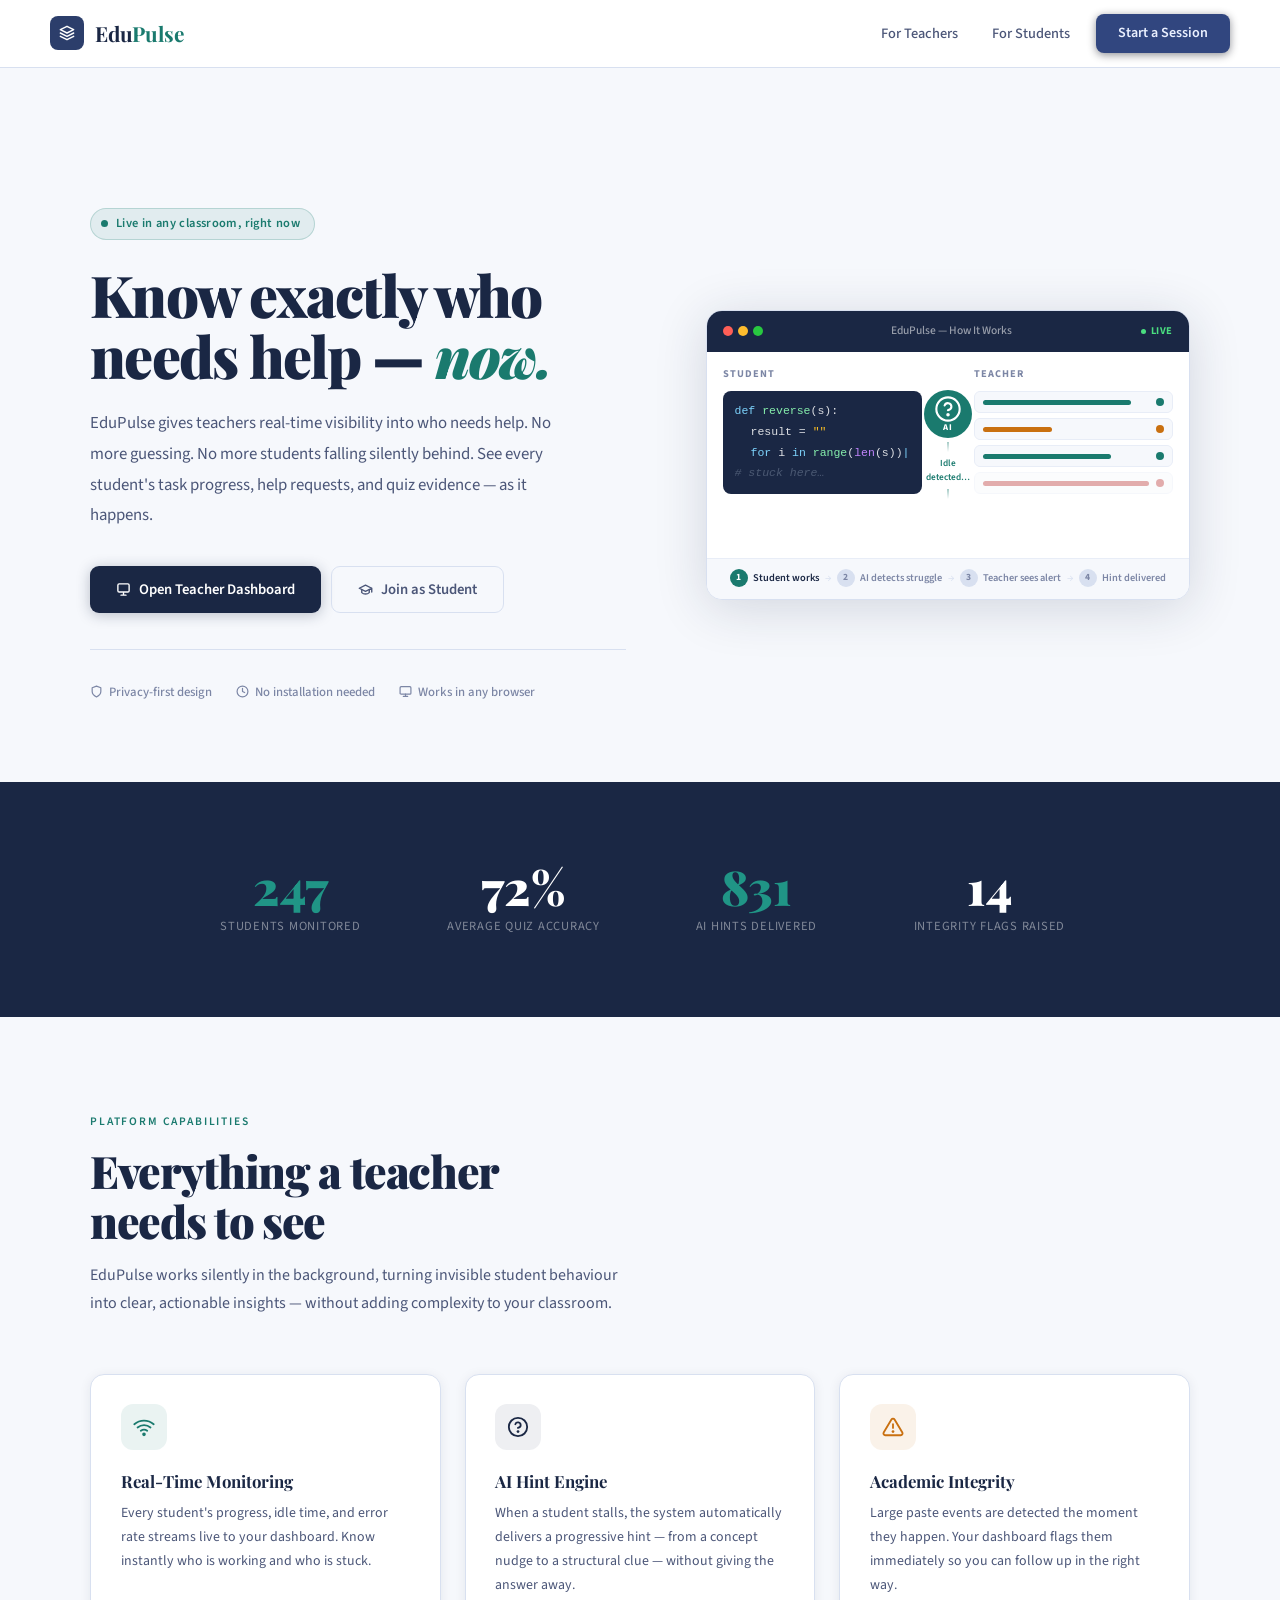
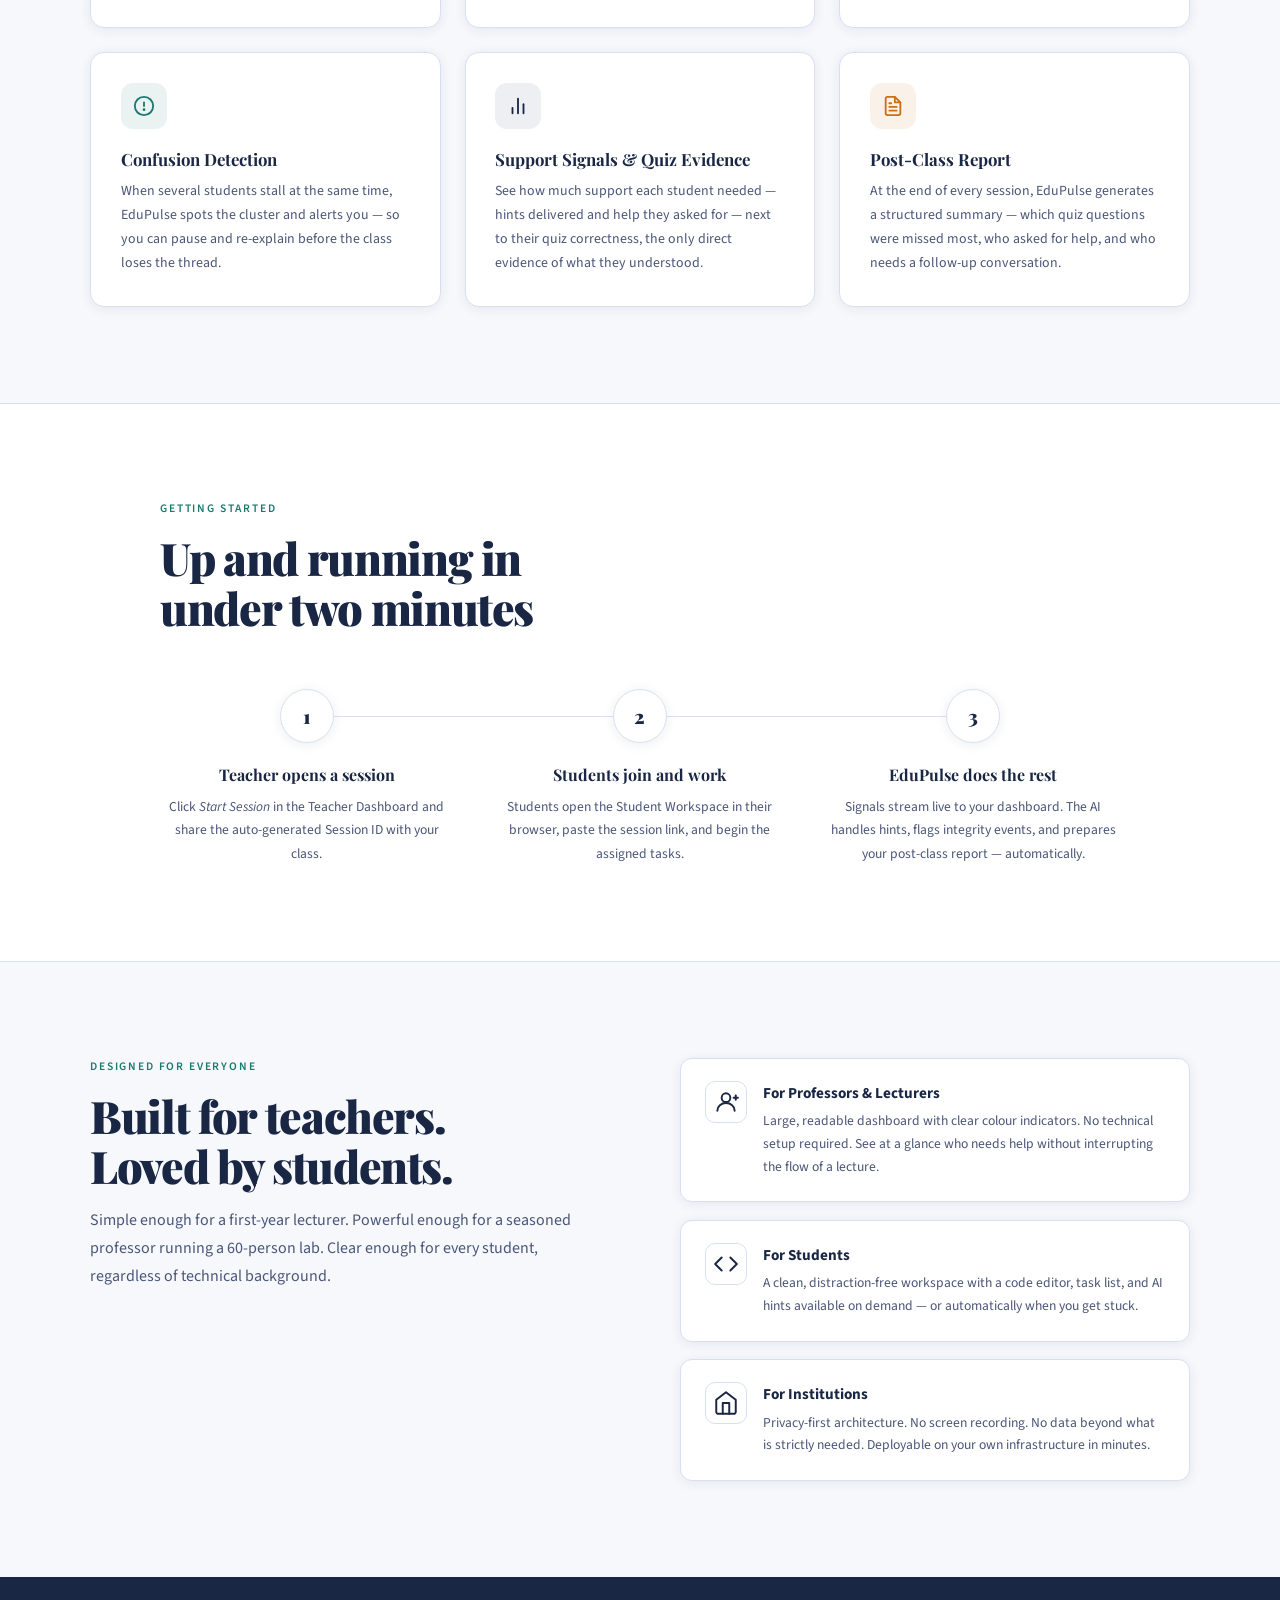
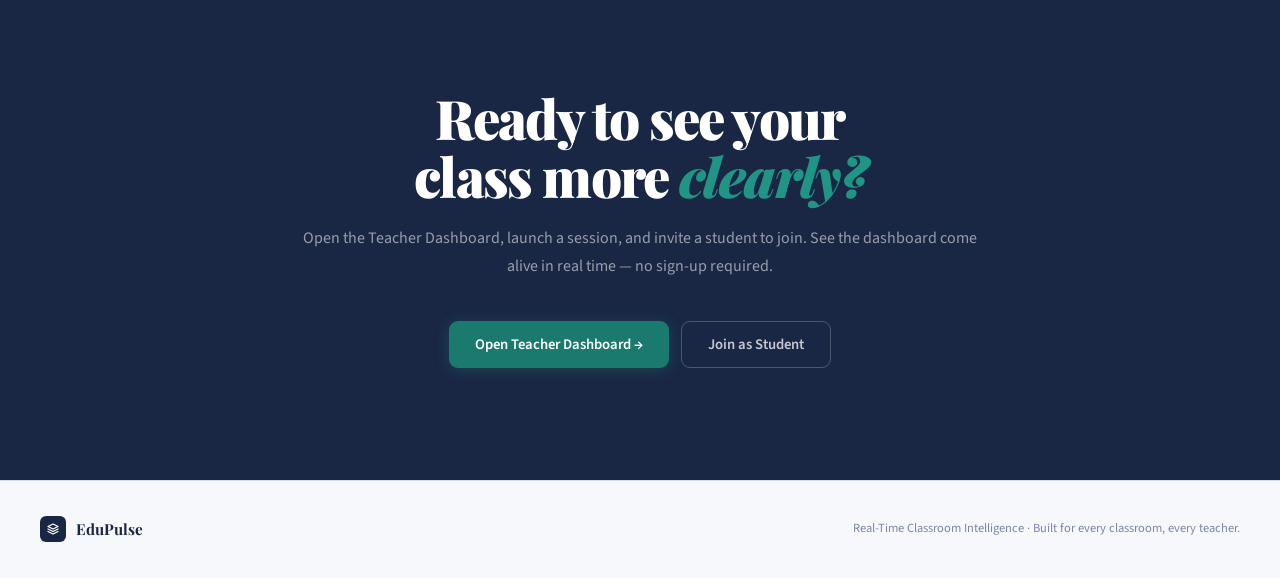
<file: frontend/index.html>
<!DOCTYPE html>
<html lang="en">
<head>
<meta charset="UTF-8">
<meta name="viewport" content="width=device-width, initial-scale=1.0">
<title>EduPulse — Real-Time Classroom Intelligence</title>
<link href="https://fonts.googleapis.com/css2?family=Playfair+Display:ital,wght@0,700;0,900;1,700&family=Source+Sans+3:wght@300;400;500;600&display=swap" rel="stylesheet">
<style>
:root{
  --cream:#f6f8fc; --ivory:#ffffff; --warm:#eef2fb;
  --navy:#1a2744; --navy-mid:#2c3e6b; --navy-lt:rgba(44,62,107,.09);
  --teal:#1a7a6e; --teal-lt:#209586; --teal-pale:rgba(26,122,110,.1);
  --amber:#c97010; --amber-pale:rgba(201,112,16,.12);
  --red:#b83232; --red-pale:rgba(184,50,50,.1);
  --text:#1a1b2e; --text-mid:#4b5678; --text-dim:#7c86a5;
  --border:#d8e0f0; --border-lt:#e8edf7;
  --shadow:0 2px 12px rgba(26,39,68,.08);
  --shadow-md:0 4px 28px rgba(26,39,68,.12);
  --shadow-lg:0 8px 52px rgba(26,39,68,.16);
}
*{margin:0;padding:0;box-sizing:border-box}
html{scroll-behavior:smooth}
body{font-family:'Source Sans 3',sans-serif;background:var(--cream);color:var(--text);font-size:16px;line-height:1.6;-webkit-font-smoothing:antialiased}

/* NAV */
.nav{position:fixed;top:0;left:0;right:0;z-index:100;background:rgba(255,255,255,.95);backdrop-filter:blur(20px);border-bottom:1px solid var(--border);height:68px;display:flex;align-items:center;padding:0 2.5rem}
.nav-inner{max-width:1180px;width:100%;margin:0 auto;display:flex;align-items:center;justify-content:space-between}
.nav-logo{display:flex;align-items:center;gap:11px;text-decoration:none}
.logo-mark{width:34px;height:34px;background:#2c3e6b;border-radius:8px;display:flex;align-items:center;justify-content:center}
.logo-mark svg{display:block}
.logo-text{font-family:'Playfair Display',serif;font-size:1.3rem;font-weight:700;color:var(--navy);letter-spacing:-.01em}
.logo-text em{color:var(--teal);font-style:normal}
.nav-links{display:flex;align-items:center;gap:2px}
.nav-link{padding:7px 16px;border-radius:8px;font-size:.9rem;font-weight:500;text-decoration:none;transition:all .15s;color:var(--text-mid)}
.nav-link:hover{background:var(--ivory);color:var(--navy)}
.nav-cta{background:#31467f;color:#eaf0ff;padding:8px 22px;border-radius:8px;font-size:.88rem;font-weight:600;text-decoration:none;transition:all .18s;box-shadow:0 2px 8px rgba(2,7,20,.45);margin-left:8px}
.nav-cta:hover{background:#3d5696;transform:translateY(-1px);box-shadow:var(--shadow-md)}

/* HERO */
.hero{padding:140px 2.5rem 80px;max-width:1180px;margin:0 auto;display:grid;grid-template-columns:1.05fr .95fr;gap:5rem;align-items:center}
@media(max-width:880px){.hero{grid-template-columns:1fr;gap:3rem;padding:110px 2rem 60px}}
@media(max-width:480px){
  .nav{padding:0 .75rem}
  .logo-text{font-size:1.1rem}
  .nav-links{gap:0}
  .nav-link{display:none}
  .nav-cta{margin-left:0;padding:7px 10px;font-size:.75rem}
  .hero{padding-left:1rem;padding-right:1rem}
}
.hero-content,.hero-visual,.concept-vis{min-width:0}
.hero-badge{display:inline-flex;align-items:center;gap:8px;background:rgba(26,122,110,.09);border:1px solid rgba(26,122,110,.22);border-radius:20px;padding:5px 14px 5px 10px;font-size:.78rem;font-weight:600;color:var(--teal);margin-bottom:1.5rem;letter-spacing:.03em}
.live-dot{width:7px;height:7px;border-radius:50%;background:var(--teal);animation:blink 2s infinite}
@keyframes blink{0%,100%{opacity:1}50%{opacity:.3}}
h1{font-family:'Playfair Display',serif;font-size:clamp(2.6rem,4.5vw,4rem);font-weight:900;line-height:1.06;letter-spacing:-.03em;color:var(--navy);margin-bottom:1.4rem}
h1 em{color:var(--teal);font-style:italic}
.hero-body{font-size:1.05rem;color:var(--text-mid);line-height:1.82;margin-bottom:2.2rem;max-width:500px;font-weight:400}
.hero-btns{display:flex;gap:10px;flex-wrap:wrap}
.btn{padding:12px 26px;border-radius:9px;font-family:'Source Sans 3',sans-serif;font-weight:600;font-size:.92rem;cursor:pointer;border:none;text-decoration:none;transition:all .2s;display:inline-flex;align-items:center;gap:8px}
.btn-navy{background:var(--navy);color:#fff;box-shadow:0 2px 14px rgba(26,39,68,.28)}
.btn-navy:hover{background:var(--navy-mid);transform:translateY(-2px);box-shadow:0 6px 22px rgba(26,39,68,.3)}
.btn-stroke{background:transparent;color:var(--text-mid);border:1.5px solid var(--border)}
.btn-stroke:hover{border-color:var(--navy);color:var(--navy);transform:translateY(-2px)}
.hero-trust{display:flex;gap:1.5rem;margin-top:2.2rem;padding-top:2rem;border-top:1px solid var(--border);flex-wrap:wrap}
.trust-item{display:flex;align-items:center;gap:6px;font-size:.8rem;color:var(--text-dim);font-weight:500}

/* PREVIEW CARD */
.hero-visual{position:relative;animation:riseUp .7s .15s ease both}
@keyframes riseUp{from{opacity:0;transform:translateY(28px)}to{opacity:1;transform:translateY(0)}}
.preview-card{background:var(--ivory);border:1px solid var(--border);border-radius:16px;box-shadow:var(--shadow-lg);overflow:hidden}
.pc-bar{background:var(--navy);padding:14px 18px;display:flex;align-items:center;gap:12px}
.pc-dots{display:flex;gap:6px}
.pc-dot{width:11px;height:11px;border-radius:50%}
.pc-label{font-size:.72rem;color:rgba(255,255,255,.55);font-weight:500;flex:1;text-align:center}
.pc-live{display:flex;align-items:center;gap:5px;font-size:.68rem;color:#4ade80;font-weight:700;letter-spacing:.05em}
.pc-live-dot{width:6px;height:6px;border-radius:50%;background:#4ade80;animation:blink 1.5s infinite}
.pc-body{padding:16px 18px}
.pc-metrics{display:grid;grid-template-columns:repeat(3,1fr);gap:8px;margin-bottom:14px}
.pc-metric{background:var(--cream);border:1px solid var(--border-lt);border-radius:8px;padding:10px 8px;text-align:center}
.pc-val{font-family:'Playfair Display',serif;font-size:1.45rem;font-weight:700;line-height:1}
.pc-lbl{font-size:.6rem;color:var(--text-dim);margin-top:3px;text-transform:uppercase;letter-spacing:.06em}
.pc-rows{display:flex;flex-direction:column;gap:7px}
.pc-row{display:flex;align-items:center;gap:9px;padding:8px 10px;border-radius:8px;background:var(--cream);border:1px solid var(--border-lt)}
.pc-av{width:28px;height:28px;border-radius:7px;display:flex;align-items:center;justify-content:center;font-size:.62rem;font-weight:700;flex-shrink:0}
.pc-name{font-size:.74rem;font-weight:600;color:var(--text);width:66px}
.pc-track{flex:1;height:5px;background:var(--border);border-radius:3px;overflow:hidden}
.pc-fill{height:100%;border-radius:3px;transition:width 1.5s ease}
.pc-pill{font-size:.6rem;font-weight:700;padding:2px 8px;border-radius:20px;white-space:nowrap}

/* STATS */
.stats{background:var(--navy);padding:5rem 2.5rem}
.stats-inner{max-width:900px;margin:0 auto;display:grid;grid-template-columns:repeat(4,1fr);gap:2rem;text-align:center}
@media(max-width:680px){.stats-inner{grid-template-columns:repeat(2,1fr)}}
.stat-n{font-family:'Playfair Display',serif;font-size:3rem;font-weight:900;line-height:1}
.stat-n.teal{color:var(--teal-lt)}
.stat-n.white{color:#fff}
.stat-l{font-size:.78rem;color:rgba(255,255,255,.45);margin-top:7px;letter-spacing:.06em;text-transform:uppercase}

/* FEATURES */
.features{padding:6rem 2.5rem;max-width:1180px;margin:0 auto}
.sec-tag{font-size:.72rem;font-weight:600;letter-spacing:.16em;text-transform:uppercase;color:var(--teal);margin-bottom:.9rem}
.sec-title{font-family:'Playfair Display',serif;font-size:clamp(1.9rem,3.5vw,2.9rem);font-weight:900;color:var(--navy);line-height:1.12;letter-spacing:-.03em;margin-bottom:.9rem}
.sec-sub{font-size:1rem;color:var(--text-mid);max-width:540px;line-height:1.78;margin-bottom:3.5rem;font-weight:400}
.feat-grid{display:grid;grid-template-columns:repeat(3,1fr);gap:1.5rem}
@media(max-width:860px){.feat-grid{grid-template-columns:1fr 1fr}}
@media(max-width:560px){.feat-grid{grid-template-columns:1fr}}
.feat-card{background:var(--ivory);border:1px solid var(--border);border-radius:14px;padding:1.85rem;transition:all .22s;box-shadow:var(--shadow)}
.feat-card:hover{transform:translateY(-4px);box-shadow:var(--shadow-md);border-color:rgba(26,122,110,.2)}
.feat-icon{width:46px;height:46px;border-radius:12px;display:flex;align-items:center;justify-content:center;font-size:1.35rem;margin-bottom:1.1rem}
.fi-teal{background:rgba(26,122,110,.09)}
.fi-navy{background:rgba(26,39,68,.07)}
.fi-amber{background:rgba(201,112,16,.09)}
.feat-name{font-family:'Playfair Display',serif;font-size:1.05rem;font-weight:700;color:var(--navy);margin-bottom:.45rem}
.feat-desc{font-size:.87rem;color:var(--text-mid);line-height:1.72;font-weight:400}

/* HOW */
.how{background:var(--ivory);border-top:1px solid var(--border);border-bottom:1px solid var(--border);padding:6rem 2.5rem}
.how-inner{max-width:960px;margin:0 auto}
.steps{display:grid;grid-template-columns:repeat(3,1fr);gap:2.5rem;margin-top:3.5rem;position:relative}
@media(max-width:700px){.steps{grid-template-columns:1fr;gap:1.5rem}}
.steps::before{content:'';position:absolute;top:27px;left:calc(16.7% + 12px);right:calc(16.7% + 12px);height:1.5px;background:var(--border);z-index:0}
@media(max-width:700px){.steps::before{display:none}}
.step{text-align:center;z-index:1;position:relative}
.step-ring{width:54px;height:54px;border-radius:50%;background:var(--ivory);border:1.5px solid var(--border);display:flex;align-items:center;justify-content:center;margin:0 auto 1.2rem;box-shadow:var(--shadow)}
.step-num{font-family:'Playfair Display',serif;font-size:1.2rem;font-weight:900;color:var(--navy)}
.step-name{font-family:'Playfair Display',serif;font-size:1rem;font-weight:700;color:var(--navy);margin-bottom:.45rem}
.step-desc{font-size:.85rem;color:var(--text-mid);line-height:1.72;font-weight:400}

/* FOR WHOM */
.for-whom{padding:6rem 2.5rem;max-width:1180px;margin:0 auto;display:grid;grid-template-columns:1fr 1fr;gap:5rem;align-items:start}
@media(max-width:820px){.for-whom{grid-template-columns:1fr;gap:3rem}}
.persona-stack{display:flex;flex-direction:column;gap:1.1rem}
.persona-card{background:var(--ivory);border:1px solid var(--border);border-radius:12px;padding:1.4rem 1.5rem;display:flex;gap:1rem;transition:all .2s;box-shadow:var(--shadow)}
.persona-card:hover{box-shadow:var(--shadow-md);transform:translateY(-2px)}
.p-icon{width:42px;height:42px;flex-shrink:0;display:flex;align-items:center;justify-content:center;background:var(--ivory);border:1px solid var(--border);border-radius:10px}
.p-title{font-weight:700;color:var(--navy);margin-bottom:.3rem;font-size:.95rem}
.p-desc{font-size:.85rem;color:var(--text-mid);line-height:1.68;font-weight:400}

/* CTA */
.cta{background:var(--navy);padding:7rem 2.5rem}
.cta-inner{max-width:680px;margin:0 auto;text-align:center}
.cta-title{font-family:'Playfair Display',serif;font-size:clamp(2.1rem,4.5vw,3.4rem);font-weight:900;color:#fff;line-height:1.08;letter-spacing:-.03em;margin-bottom:1.1rem}
.cta-title em{color:var(--teal-lt);font-style:italic}
.cta-sub{font-size:1rem;color:rgba(255,255,255,.55);line-height:1.78;margin-bottom:2.5rem;font-weight:400}
.cta-btns{display:flex;gap:12px;justify-content:center;flex-wrap:wrap}
.btn-teal{background:var(--teal);color:#fff;box-shadow:0 2px 14px rgba(26,122,110,.4)}
.btn-teal:hover{background:var(--teal-lt);transform:translateY(-2px);box-shadow:0 6px 22px rgba(26,122,110,.4)}
.btn-wghost{background:transparent;color:rgba(255,255,255,.75);border:1.5px solid rgba(255,255,255,.22)}
.btn-wghost:hover{border-color:rgba(255,255,255,.55);color:#fff;transform:translateY(-2px)}

footer{background:var(--cream);border-top:1px solid var(--border);padding:2.2rem 2.5rem;display:flex;align-items:center;justify-content:space-between;flex-wrap:wrap;gap:1rem}
.footer-brand{display:flex;align-items:center;gap:10px}
.footer-logo-mark{width:26px;height:26px;background:var(--navy);border-radius:6px;display:flex;align-items:center;justify-content:center}
.footer-name{font-family:'Playfair Display',serif;font-weight:700;color:var(--navy);font-size:.95rem}
.footer-text{font-size:.78rem;color:var(--text-dim)}

@keyframes fadeUp{from{opacity:0;transform:translateY(20px)}to{opacity:1;transform:translateY(0)}}
.hero-content{animation:fadeUp .5s ease both}

/* SHOWCASE */
.showcase{position:relative;background:var(--ivory);border:1px solid var(--border);border-radius:16px;box-shadow:var(--shadow-lg);overflow:hidden;min-height:340px}
.sc-card{position:absolute;inset:0;padding:1.6rem 1.75rem 3rem;opacity:0;transform:translateY(14px);transition:all .45s cubic-bezier(.4,0,.2,1);pointer-events:none}
.sc-card.sc-active{opacity:1;transform:translateY(0);pointer-events:auto}
.sc-label{font-size:.72rem;font-weight:700;letter-spacing:.1em;text-transform:uppercase;color:var(--teal);margin-bottom:1.1rem}
.sc-metric-big{font-family:'Playfair Display',serif;font-size:3.2rem;font-weight:900;line-height:1;margin-bottom:.3rem}
.sc-sub{font-size:.72rem;color:var(--text-dim);margin-bottom:1.1rem;letter-spacing:.04em}
.sc-rows{display:flex;flex-direction:column;gap:7px}
.sc-row{display:flex;align-items:center;gap:9px;padding:7px 9px;border-radius:7px;background:var(--cream);border:1px solid var(--border-lt)}
.sc-av{width:26px;height:26px;border-radius:6px;display:flex;align-items:center;justify-content:center;font-size:.6rem;font-weight:700;flex-shrink:0}
.sc-name{font-size:.73rem;font-weight:600;color:var(--text);width:60px}
.sc-track{flex:1;height:5px;background:var(--border);border-radius:3px;overflow:hidden}
.sc-fill{height:100%;border-radius:3px}
.sc-pill{font-size:.6rem;font-weight:700;padding:2px 8px;border-radius:20px;white-space:nowrap}
.sc-pill-teal{background:rgba(26,122,110,.09);color:var(--teal)}
.sc-pill-amber{background:rgba(201,112,16,.09);color:var(--amber)}
.sc-hint-box{background:var(--teal-pale);border:1px solid rgba(26,122,110,.18);border-radius:10px;padding:1rem 1.1rem;margin-bottom:.9rem}
.sc-hint-tag{font-size:.68rem;font-weight:700;color:var(--teal);text-transform:uppercase;letter-spacing:.08em;margin-bottom:.55rem}
.sc-hint-text{font-size:.84rem;color:var(--text);line-height:1.72;font-style:italic}
.sc-hint-meta{font-size:.72rem;color:var(--text-dim)}
.sc-alert-box{display:flex;gap:12px;align-items:flex-start;background:rgba(201,112,16,.07);border:1px solid rgba(201,112,16,.22);border-radius:10px;padding:1rem 1.1rem;margin-bottom:.9rem}
.sc-alert-title{font-size:.88rem;font-weight:700;color:var(--amber);margin-bottom:.2rem}
.sc-alert-sub{font-size:.75rem;color:var(--text-mid)}
.sc-stuck-grid{display:flex;flex-wrap:wrap;gap:6px}
.sc-stuck-name{font-size:.72rem;font-weight:600;background:rgba(201,112,16,.09);color:var(--amber);padding:3px 10px;border-radius:20px}
.sc-report-grid{display:grid;grid-template-columns:repeat(4,1fr);gap:8px;margin-bottom:.9rem}
.sc-rstat{background:var(--cream);border:1px solid var(--border-lt);border-radius:8px;padding:.75rem .5rem;text-align:center}
.sc-rval{font-family:'Playfair Display',serif;font-size:1.5rem;font-weight:900;color:var(--navy);line-height:1}
.sc-rlbl{font-size:.58rem;color:var(--text-dim);margin-top:3px;text-transform:uppercase;letter-spacing:.05em}
.sc-summary{font-size:.8rem;color:var(--text-mid);line-height:1.7;font-style:italic;background:var(--cream);border:1px solid var(--border-lt);border-radius:8px;padding:.75rem .9rem}
.sc-dots{position:absolute;bottom:.9rem;left:50%;transform:translateX(-50%);display:flex;gap:7px}
.sc-dot{width:7px;height:7px;border-radius:50%;background:var(--border);cursor:pointer;transition:all .2s}
.sc-dot-active{background:var(--teal);transform:scale(1.2)}

/* CONCEPT VIS */
.concept-vis{background:var(--ivory);border:1px solid var(--border);border-radius:16px;box-shadow:var(--shadow-lg);overflow:hidden;animation:riseUp .7s .15s ease both}
.cv-bar{background:var(--navy);padding:11px 16px;display:flex;align-items:center;gap:10px}
.cv-bar-dots{display:flex;gap:5px}
.cvd{width:10px;height:10px;border-radius:50%;display:block}
.cv-bar-title{flex:1;font-size:.72rem;color:rgba(255,255,255,.55);text-align:center;font-weight:500}
.cv-live{display:flex;align-items:center;gap:5px;font-size:.65rem;font-weight:700;color:#4ade80;letter-spacing:.06em}
.cv-live-dot{width:5px;height:5px;border-radius:50%;background:#4ade80;animation:blink 1.5s infinite}
.cv-body{display:grid;grid-template-columns:1fr 52px 1fr;gap:0;padding:14px 16px;align-items:start}
.cv-side{display:flex;flex-direction:column;gap:9px}
.cv-side-label{font-size:.65rem;font-weight:700;text-transform:uppercase;letter-spacing:.1em;color:var(--text-dim)}
.cv-editor{background:#1a2744;border-radius:8px;padding:10px 12px;font-family:'Courier New',monospace;font-size:.72rem;line-height:1.8;display:flex;flex-direction:column;gap:0}
.cv-editor-line{color:rgba(255,255,255,.85);white-space:nowrap;overflow:hidden}
.cv-indent{padding-left:16px}
.cv-dim{opacity:.4}
.cv-kw{color:#7dd3fc}.cv-fn{color:#86efac}.cv-str{color:#fbbf24}.cv-num{color:#c084fc}.cv-comment{color:#94a3b8;font-style:italic}
.cv-cursor{animation:blink 1s infinite;color:#7dd3fc}
.cv-signals{display:flex;flex-direction:column;gap:5px}
.cv-signal{display:flex;align-items:center;gap:7px;font-size:.7rem;font-weight:600;opacity:0;transition:opacity .5s}
.cv-signal.show{opacity:1}
.cv-signal-dot{width:7px;height:7px;border-radius:50%;flex-shrink:0}
.cv-signal-idle{color:var(--amber)}.cv-signal-idle .cv-signal-dot{background:var(--amber)}
.cv-signal-error{color:var(--red)}.cv-signal-error .cv-signal-dot{background:var(--red)}
.cv-center{display:flex;flex-direction:column;align-items:center;justify-content:center;padding-top:24px;gap:4px}
.cv-engine{width:48px;height:48px;border-radius:50%;background:var(--teal);display:flex;flex-direction:column;align-items:center;justify-content:center;gap:1px;box-shadow:0 0 0 0 rgba(26,122,110,.4);transition:box-shadow .4s}
.cv-engine.pulse{box-shadow:0 0 0 10px rgba(26,122,110,0)}
.cv-engine-label{font-size:.55rem;font-weight:800;color:#fff;letter-spacing:.08em;line-height:1}
.cv-engine-tag{font-size:.58rem;color:var(--teal);font-weight:600;text-align:center;min-height:14px;transition:opacity .3s}
.cv-flow-line{width:1.5px;height:10px;background:linear-gradient(to bottom,var(--teal),transparent);opacity:.4}
.cv-dash-preview{display:flex;flex-direction:column;gap:5px}
.cv-dash-row{display:flex;align-items:center;gap:7px;background:var(--cream);border-radius:6px;padding:6px 8px;border:1px solid var(--border-lt)}
.cv-dash-bar{height:5px;border-radius:3px;transition:width 1s ease}
.cv-dash-row-green .cv-dash-bar{background:var(--teal)}
.cv-dash-row-amber .cv-dash-bar{background:var(--amber)}
.cv-dash-row-red .cv-dash-bar{background:var(--red)}
.cv-dash-status{width:8px;height:8px;border-radius:50%;flex-shrink:0;margin-left:auto}
.cv-ds-green{background:var(--teal)}.cv-ds-amber{background:var(--amber)}.cv-ds-red{background:var(--red)}
.cv-hint-bubble{display:flex;align-items:center;gap:6px;background:rgba(26,122,110,.08);border:1px solid rgba(26,122,110,.25);border-radius:20px;padding:5px 11px;font-size:.68rem;font-weight:600;color:var(--teal);opacity:0;transition:opacity .5s;width:fit-content}
.cv-hint-bubble.show{opacity:1}
.cv-hint-icon{display:flex}
.cv-footer{display:flex;align-items:center;justify-content:center;gap:4px;padding:10px 16px 12px;border-top:1px solid var(--border-lt);background:var(--cream)}
.cv-step{display:flex;align-items:center;gap:5px;font-size:.65rem;font-weight:600;color:var(--text-dim);transition:color .4s}
.cv-step-num{width:18px;height:18px;border-radius:50%;background:var(--border);color:var(--text-dim);display:flex;align-items:center;justify-content:center;font-size:.6rem;font-weight:700;flex-shrink:0;transition:all .4s}
.cv-step.cv-step-active{color:var(--navy)}
.cv-step.cv-step-active .cv-step-num{background:var(--teal);color:#fff}
.cv-step-arrow{font-size:.65rem;color:var(--border);margin:0 2px}

.join-modal{position:fixed;inset:0;z-index:200;background:rgba(10,14,24,.66);backdrop-filter:blur(6px);display:none;align-items:center;justify-content:center;padding:1.2rem}
.join-modal.show{display:flex}
.join-card{width:100%;max-width:520px;background:var(--ivory);border:1px solid var(--border);border-radius:14px;box-shadow:var(--shadow-lg);padding:1.2rem}
.join-head{font-family:'Playfair Display',serif;font-size:1.35rem;font-weight:900;color:var(--navy);margin-bottom:.25rem}
.join-subtext{font-size:.86rem;color:var(--text-mid);margin-bottom:.9rem}
.join-label{display:block;font-size:.74rem;text-transform:uppercase;letter-spacing:.06em;color:var(--text-dim);font-weight:700;margin-bottom:6px}
.join-input{width:100%;background:var(--cream);border:1px solid var(--border);border-radius:8px;padding:10px 12px;color:var(--text);outline:none}
.join-input:focus{border-color:var(--teal)}
.join-error{display:none;color:var(--red);font-size:.79rem;margin-top:.55rem}
.join-actions{display:flex;justify-content:flex-end;gap:8px;margin-top:1rem}
</style>
</head>
<body>

<nav class="nav">
  <div class="nav-inner">
    <a href="index.html" class="nav-logo">
      <div class="logo-mark">
        <svg width="16" height="16" viewBox="0 0 24 24" fill="none" stroke="#fff" stroke-width="2.2" stroke-linecap="round" stroke-linejoin="round"><path d="M12 2L2 7l10 5 10-5-10-5z"/><path d="M2 17l10 5 10-5"/><path d="M2 12l10 5 10-5"/></svg>
      </div>
      <span class="logo-text">Edu<em>Pulse</em></span>
    </a>
    <div class="nav-links">
      <a class="nav-link" href="teacher.html">For Teachers</a>
      <a class="nav-link" href="student.html">For Students</a>
      <a class="nav-cta" href="teacher.html">Start a Session</a>
    </div>
  </div>
</nav>

<section style="padding-top:68px">
  <div class="hero">
    <div class="hero-content">
      <div class="hero-badge"><div class="live-dot"></div>Live in any classroom, right now</div>
      <h1>Know exactly who<br>needs help — <em>now.</em></h1>
      <p class="hero-body">EduPulse gives teachers real-time visibility into who needs help. No more guessing. No more students falling silently behind. See every student's task progress, help requests, and quiz evidence — as it happens.</p>
      <div class="hero-btns">
        <a href="teacher.html" class="btn btn-navy"><svg width="15" height="15" viewBox="0 0 24 24" fill="none" stroke="currentColor" stroke-width="2.2" stroke-linecap="round" stroke-linejoin="round"><rect x="3" y="3" width="18" height="13" rx="2"/><path d="M8 21h8M12 17v4"/></svg> Open Teacher Dashboard</a>
        <button type="button" onclick="openJoinModal()" class="btn btn-stroke"><svg width="15" height="15" viewBox="0 0 24 24" fill="none" stroke="currentColor" stroke-width="2.2" stroke-linecap="round" stroke-linejoin="round"><path d="M22 10v6M2 10l10-5 10 5-10 5z"/><path d="M6 12v5c3 3 9 3 12 0v-5"/></svg> Join as Student</button>
      </div>
      <div class="hero-trust">
        <div class="trust-item"><svg width="13" height="13" viewBox="0 0 24 24" fill="none" stroke="currentColor" stroke-width="2.2" stroke-linecap="round" stroke-linejoin="round"><path d="M12 22s8-4 8-10V5l-8-3-8 3v7c0 6 8 10 8 10z"/></svg> Privacy-first design</div>
        <div class="trust-item"><svg width="13" height="13" viewBox="0 0 24 24" fill="none" stroke="currentColor" stroke-width="2.2" stroke-linecap="round" stroke-linejoin="round"><circle cx="12" cy="12" r="10"/><polyline points="12 6 12 12 16 14"/></svg> No installation needed</div>
        <div class="trust-item"><svg width="13" height="13" viewBox="0 0 24 24" fill="none" stroke="currentColor" stroke-width="2.2" stroke-linecap="round" stroke-linejoin="round"><rect x="2" y="3" width="20" height="14" rx="2"/><path d="M8 21h8M12 17v4"/></svg> Works in any browser</div>
      </div>
    </div>

    <div class="hero-visual">
      <div class="concept-vis">
        <!-- Header bar -->
        <div class="cv-bar">
          <div class="cv-bar-dots">
            <span class="cvd" style="background:#ff5f57"></span>
            <span class="cvd" style="background:#febc2e"></span>
            <span class="cvd" style="background:#28c840"></span>
          </div>
          <span class="cv-bar-title">EduPulse — How It Works</span>
          <div class="cv-live"><div class="cv-live-dot"></div>LIVE</div>
        </div>

        <div class="cv-body">
          <!-- Left: Student side -->
          <div class="cv-side cv-student-side">
            <div class="cv-side-label">Student</div>
            <div class="cv-editor">
              <div class="cv-editor-line"><span class="cv-kw">def</span> <span class="cv-fn">reverse</span>(s):</div>
              <div class="cv-editor-line cv-indent">result = <span class="cv-str">""</span></div>
              <div class="cv-editor-line cv-indent cv-typing" id="cvTypingLine"><span class="cv-kw">for</span> i <span class="cv-kw">in</span> <span class="cv-fn">range</span>(<span class="cv-num">len</span>(s))<span class="cv-cursor">|</span></div>
              <div class="cv-editor-line cv-dim">    <span class="cv-comment"># stuck here…</span></div>
            </div>
            <!-- Signals pulsing out -->
            <div class="cv-signals">
              <div class="cv-signal cv-signal-idle" id="sig1">
                <div class="cv-signal-dot"></div>
                <span>2 min idle</span>
              </div>
              <div class="cv-signal cv-signal-error" id="sig2">
                <div class="cv-signal-dot"></div>
                <span>3 errors</span>
              </div>
            </div>
          </div>

          <!-- Center: AI Engine -->
          <div class="cv-center">
            <div class="cv-engine" id="cvEngine">
              <svg width="28" height="28" viewBox="0 0 24 24" fill="none" stroke="#fff" stroke-width="1.8" stroke-linecap="round" stroke-linejoin="round"><circle cx="12" cy="12" r="10"/><path d="M9.09 9a3 3 0 0 1 5.83 1c0 2-3 3-3 3"/><line x1="12" y1="17" x2="12.01" y2="17" stroke-width="3"/></svg>
              <span class="cv-engine-label">AI</span>
            </div>
            <div class="cv-flow-line"></div>
            <div class="cv-engine-tag" id="cvEngineTag">Analysing…</div>
            <div class="cv-flow-line"></div>
          </div>

          <!-- Right: Teacher side -->
          <div class="cv-side cv-teacher-side">
            <div class="cv-side-label">Teacher</div>
            <div class="cv-dash-preview">
              <div class="cv-dash-row cv-dash-row-green">
                <div class="cv-dash-bar" style="width:82%"></div>
                <div class="cv-dash-status cv-ds-green"></div>
              </div>
              <div class="cv-dash-row cv-dash-row-amber">
                <div class="cv-dash-bar" style="width:38%"></div>
                <div class="cv-dash-status cv-ds-amber" id="alertDot"></div>
              </div>
              <div class="cv-dash-row cv-dash-row-green">
                <div class="cv-dash-bar" style="width:71%"></div>
                <div class="cv-dash-status cv-ds-green"></div>
              </div>
              <div class="cv-dash-row cv-dash-row-red" id="flagRow" style="opacity:.4">
                <div class="cv-dash-bar" style="width:95%"></div>
                <div class="cv-dash-status cv-ds-red"></div>
              </div>
            </div>
            <!-- Hint delivery -->
            <div class="cv-hint-bubble" id="cvHintBubble">
              <div class="cv-hint-icon">
                <svg width="11" height="11" viewBox="0 0 24 24" fill="none" stroke="#1a7a6e" stroke-width="2.5" stroke-linecap="round" stroke-linejoin="round"><circle cx="12" cy="12" r="10"/><path d="M9.09 9a3 3 0 0 1 5.83 1c0 2-3 3-3 3"/><line x1="12" y1="17" x2="12.01" y2="17" stroke-width="3"/></svg>
              </div>
              <span>Hint sent to student</span>
            </div>
          </div>
        </div>

        <!-- Bottom steps -->
        <div class="cv-footer">
          <div class="cv-step cv-step-active" id="cvsA">
            <div class="cv-step-num">1</div><span>Student works</span>
          </div>
          <div class="cv-step-arrow">→</div>
          <div class="cv-step" id="cvsB">
            <div class="cv-step-num">2</div><span>AI detects struggle</span>
          </div>
          <div class="cv-step-arrow">→</div>
          <div class="cv-step" id="cvsC">
            <div class="cv-step-num">3</div><span>Teacher sees alert</span>
          </div>
          <div class="cv-step-arrow">→</div>
          <div class="cv-step" id="cvsD">
            <div class="cv-step-num">4</div><span>Hint delivered</span>
          </div>
        </div>
      </div>
    </div>
  </div>
</section>

<section class="stats">
  <div class="stats-inner">
    <div><div class="stat-n teal" id="s1">0</div><div class="stat-l">Students monitored</div></div>
    <div><div class="stat-n white" id="s2">0%</div><div class="stat-l">Average quiz accuracy</div></div>
    <div><div class="stat-n teal" id="s3">0</div><div class="stat-l">AI hints delivered</div></div>
    <div><div class="stat-n white" id="s4">0</div><div class="stat-l">Integrity flags raised</div></div>
  </div>
</section>

<section class="features">
  <div class="sec-tag">Platform Capabilities</div>
  <h2 class="sec-title">Everything a teacher<br>needs to see</h2>
  <p class="sec-sub">EduPulse works silently in the background, turning invisible student behaviour into clear, actionable insights — without adding complexity to your classroom.</p>
  <div class="feat-grid">
    <div class="feat-card"><div class="feat-icon fi-teal"><svg width="22" height="22" viewBox="0 0 24 24" fill="none" stroke="#1a7a6e" stroke-width="2" stroke-linecap="round" stroke-linejoin="round"><path d="M5 12.55a11 11 0 0 1 14.08 0"/><path d="M1.42 9a16 16 0 0 1 21.16 0"/><path d="M8.53 16.11a6 6 0 0 1 6.95 0"/><circle cx="12" cy="20" r="1" fill="#1a7a6e"/></svg></div><div class="feat-name">Real-Time Monitoring</div><div class="feat-desc">Every student's progress, idle time, and error rate streams live to your dashboard. Know instantly who is working and who is stuck.</div></div>
    <div class="feat-card"><div class="feat-icon fi-navy"><svg width="22" height="22" viewBox="0 0 24 24" fill="none" stroke="#1a2744" stroke-width="2" stroke-linecap="round" stroke-linejoin="round"><path d="M9.09 9a3 3 0 0 1 5.83 1c0 2-3 3-3 3"/><circle cx="12" cy="12" r="10"/><line x1="12" y1="17" x2="12.01" y2="17" stroke-width="3"/></svg></div><div class="feat-name">AI Hint Engine</div><div class="feat-desc">When a student stalls, the system automatically delivers a progressive hint — from a concept nudge to a structural clue — without giving the answer away.</div></div>
    <div class="feat-card"><div class="feat-icon fi-amber"><svg width="22" height="22" viewBox="0 0 24 24" fill="none" stroke="#c97010" stroke-width="2" stroke-linecap="round" stroke-linejoin="round"><path d="M10.29 3.86L1.82 18a2 2 0 0 0 1.71 3h16.94a2 2 0 0 0 1.71-3L13.71 3.86a2 2 0 0 0-3.42 0z"/><line x1="12" y1="9" x2="12" y2="13"/><line x1="12" y1="17" x2="12.01" y2="17" stroke-width="3"/></svg></div><div class="feat-name">Academic Integrity</div><div class="feat-desc">Large paste events are detected the moment they happen. Your dashboard flags them immediately so you can follow up in the right way.</div></div>
    <div class="feat-card"><div class="feat-icon fi-teal"><svg width="22" height="22" viewBox="0 0 24 24" fill="none" stroke="#1a7a6e" stroke-width="2" stroke-linecap="round" stroke-linejoin="round"><circle cx="12" cy="12" r="10"/><line x1="12" y1="8" x2="12" y2="12"/><line x1="12" y1="16" x2="12.01" y2="16" stroke-width="3"/></svg></div><div class="feat-name">Confusion Detection</div><div class="feat-desc">When several students stall at the same time, EduPulse spots the cluster and alerts you — so you can pause and re-explain before the class loses the thread.</div></div>
    <div class="feat-card"><div class="feat-icon fi-navy"><svg width="22" height="22" viewBox="0 0 24 24" fill="none" stroke="#1a2744" stroke-width="2" stroke-linecap="round" stroke-linejoin="round"><line x1="18" y1="20" x2="18" y2="10"/><line x1="12" y1="20" x2="12" y2="4"/><line x1="6" y1="20" x2="6" y2="14"/></svg></div><div class="feat-name">Support Signals &amp; Quiz Evidence</div><div class="feat-desc">See how much support each student needed — hints delivered and help they asked for — next to their quiz correctness, the only direct evidence of what they understood.</div></div>
    <div class="feat-card"><div class="feat-icon fi-amber"><svg width="22" height="22" viewBox="0 0 24 24" fill="none" stroke="#c97010" stroke-width="2" stroke-linecap="round" stroke-linejoin="round"><path d="M14 2H6a2 2 0 0 0-2 2v16a2 2 0 0 0 2 2h12a2 2 0 0 0 2-2V8z"/><polyline points="14 2 14 8 20 8"/><line x1="16" y1="13" x2="8" y2="13"/><line x1="16" y1="17" x2="8" y2="17"/><polyline points="10 9 9 9 8 9"/></svg></div><div class="feat-name">Post-Class Report</div><div class="feat-desc">At the end of every session, EduPulse generates a structured summary — which quiz questions were missed most, who asked for help, and who needs a follow-up conversation.</div></div>
  </div>
</section>

<section class="how">
  <div class="how-inner">
    <div class="sec-tag">Getting Started</div>
    <h2 class="sec-title">Up and running in<br>under two minutes</h2>
    <div class="steps">
      <div class="step"><div class="step-ring"><div class="step-num">1</div></div><div class="step-name">Teacher opens a session</div><div class="step-desc">Click <em>Start Session</em> in the Teacher Dashboard and share the auto-generated Session ID with your class.</div></div>
      <div class="step"><div class="step-ring"><div class="step-num">2</div></div><div class="step-name">Students join and work</div><div class="step-desc">Students open the Student Workspace in their browser, paste the session link, and begin the assigned tasks.</div></div>
      <div class="step"><div class="step-ring"><div class="step-num">3</div></div><div class="step-name">EduPulse does the rest</div><div class="step-desc">Signals stream live to your dashboard. The AI handles hints, flags integrity events, and prepares your post-class report — automatically.</div></div>
    </div>
  </div>
</section>

<section class="for-whom">
  <div>
    <div class="sec-tag">Designed For Everyone</div>
    <h2 class="sec-title">Built for teachers.<br>Loved by students.</h2>
    <p class="sec-sub" style="margin-bottom:0">Simple enough for a first-year lecturer. Powerful enough for a seasoned professor running a 60-person lab. Clear enough for every student, regardless of technical background.</p>
  </div>
  <div class="persona-stack">
    <div class="persona-card"><div class="p-icon"><svg width="26" height="26" viewBox="0 0 24 24" fill="none" stroke="#1a2744" stroke-width="1.8" stroke-linecap="round" stroke-linejoin="round"><circle cx="12" cy="8" r="4"/><path d="M4 20c0-4 3.6-7 8-7s8 3 8 7"/><line x1="19" y1="8" x2="23" y2="8"/><line x1="21" y1="6" x2="21" y2="10"/></svg></div><div><div class="p-title">For Professors &amp; Lecturers</div><div class="p-desc">Large, readable dashboard with clear colour indicators. No technical setup required. See at a glance who needs help without interrupting the flow of a lecture.</div></div></div>
    <div class="persona-card"><div class="p-icon"><svg width="26" height="26" viewBox="0 0 24 24" fill="none" stroke="#1a2744" stroke-width="1.8" stroke-linecap="round" stroke-linejoin="round"><polyline points="16 18 22 12 16 6"/><polyline points="8 6 2 12 8 18"/></svg></div><div><div class="p-title">For Students</div><div class="p-desc">A clean, distraction-free workspace with a code editor, task list, and AI hints available on demand — or automatically when you get stuck.</div></div></div>
    <div class="persona-card"><div class="p-icon"><svg width="26" height="26" viewBox="0 0 24 24" fill="none" stroke="#1a2744" stroke-width="1.8" stroke-linecap="round" stroke-linejoin="round"><path d="M3 9l9-7 9 7v11a2 2 0 0 1-2 2H5a2 2 0 0 1-2-2z"/><polyline points="9 22 9 12 15 12 15 22"/></svg></div><div><div class="p-title">For Institutions</div><div class="p-desc">Privacy-first architecture. No screen recording. No data beyond what is strictly needed. Deployable on your own infrastructure in minutes.</div></div></div>
  </div>
</section>

<section class="cta">
  <div class="cta-inner">
    <h2 class="cta-title">Ready to see your<br>class more <em>clearly?</em></h2>
    <p class="cta-sub">Open the Teacher Dashboard, launch a session, and invite a student to join. See the dashboard come alive in real time — no sign-up required.</p>
    <div class="cta-btns">
      <a class="btn btn-teal" href="teacher.html">Open Teacher Dashboard →</a>
      <button type="button" class="btn btn-wghost" onclick="openJoinModal()">Join as Student</button>
    </div>
  </div>
</section>

<footer>
  <div class="footer-brand">
    <div class="footer-logo-mark"><svg width="12" height="12" viewBox="0 0 24 24" fill="none" stroke="#fff" stroke-width="2.4" stroke-linecap="round" stroke-linejoin="round"><path d="M12 2L2 7l10 5 10-5-10-5z"/><path d="M2 17l10 5 10-5"/><path d="M2 12l10 5 10-5"/></svg></div>
    <span class="footer-name">EduPulse</span>
  </div>
  <div class="footer-text">Real-Time Classroom Intelligence · Built for every classroom, every teacher.</div>
</footer>

<div id="joinModal" class="join-modal" onclick="if(event.target===this)closeJoinModal()">
  <div class="join-card" role="dialog" aria-modal="true" aria-labelledby="joinHead">
    <div class="join-head" id="joinHead">Join as Student</div>
    <div class="join-subtext">Paste the full session link shared by your teacher.</div>
    <label class="join-label" for="homeSessionLink">Session Link</label>
    <input id="homeSessionLink" class="join-input" placeholder="e.g. https://.../student.html?session=a4682895" />
    <div id="homeJoinError" class="join-error" role="alert">Please paste a valid session link.</div>
    <div class="join-actions">
      <button class="btn btn-stroke" type="button" onclick="closeJoinModal()">Cancel</button>
      <button class="btn btn-navy" type="button" onclick="joinFromHome()">Open Workspace</button>
    </div>
  </div>
</div>

<script>

function extractSessionId(value){
  const raw=(value||'').trim();
  if(!raw) return '';
  try{
    const u=new URL(raw);
    const sid=(u.searchParams.get('session')||'').trim();
    if(sid) return sid;
  }catch(_){}
  const m=raw.match(/[?&]session=([A-Za-z0-9_-]{4,32})/i);
  if(m) return m[1];
  return raw;
}

function openJoinModal(){
  const m=document.getElementById('joinModal');
  if(!m) return;
  m.classList.add('show');
  document.getElementById('homeJoinError').style.display='none';
  document.getElementById('homeJoinError').textContent='Please paste a valid session link.';
  document.getElementById('homeSessionLink')?.focus();
}
function closeJoinModal(){
  document.getElementById('joinModal')?.classList.remove('show');
}
document.addEventListener('keydown', e=>{ if(e.key==='Escape') closeJoinModal(); if(e.key==='Enter' && e.target.id==='homeSessionLink') joinFromHome(); });
function joinFromHome(){
  const raw=document.getElementById('homeSessionLink')?.value||'';
  const sid=extractSessionId(raw);
  const err=document.getElementById('homeJoinError');
  if(!sid){
    if(err) err.style.display='block';
    return;
  }
  window.location.href=`student.html?session=${encodeURIComponent(sid)}`;
}

// Concept visualisation animation loop
(function(){
  const steps = ['cvsA','cvsB','cvsC','cvsD'];
  const tags   = ['Idle detected…','Generating hint…','Alerting teacher…','Hint delivered!'];
  let phase = 0;

  function setStep(n){
    steps.forEach((id,i)=>{
      const el=document.getElementById(id);
      if(el)el.classList.toggle('cv-step-active',i<=n);
    });
    const tag=document.getElementById('cvEngineTag');
    if(tag)tag.textContent=tags[n]||'';
  }

  function runCycle(){
    // Phase 0: student working — signals hidden
    document.getElementById('sig1')?.classList.remove('show');
    document.getElementById('sig2')?.classList.remove('show');
    document.getElementById('cvHintBubble')?.classList.remove('show');
    document.getElementById('alertDot')?.style && (document.getElementById('alertDot').style.transform='scale(1)');
    document.getElementById('flagRow') && (document.getElementById('flagRow').style.opacity='0.4');
    setStep(0);

    // Phase 1: signals appear
    setTimeout(()=>{
      document.getElementById('sig1')?.classList.add('show');
      setStep(1);
      const eng=document.getElementById('cvEngine');
      if(eng){eng.classList.add('pulse');setTimeout(()=>eng.classList.remove('pulse'),600);}
    },1800);

    setTimeout(()=>{
      document.getElementById('sig2')?.classList.add('show');
    },2400);

    // Phase 2: teacher alert
    setTimeout(()=>{
      setStep(2);
      const dot=document.getElementById('alertDot');
      if(dot){dot.style.transform='scale(1.6)';setTimeout(()=>{dot.style.transform='scale(1)';},400);}
    },3600);

    // Phase 3: hint delivered
    setTimeout(()=>{
      setStep(3);
      document.getElementById('cvHintBubble')?.classList.add('show');
    },5000);

    // Restart
    setTimeout(runCycle, 7500);
  }

  setTimeout(runCycle, 800);
})();

// existing counter animation
function animCount(id,end,suf,dur){
  const el=document.getElementById(id);
  if(!el)return;
  const t=Date.now();
  const tick=()=>{const p=Math.min((Date.now()-t)/dur,1),e=1-Math.pow(1-p,3);el.textContent=Math.round(e*end)+suf;if(p<1)requestAnimationFrame(tick);};
  tick();
}
setTimeout(()=>{animCount('s1',247,'',1500);animCount('s2',72,'%',1500);animCount('s3',831,'',1700);animCount('s4',14,'',1300);},300);
// Subtle live preview animation on the quiz-accuracy stat
let dv=72;
setInterval(()=>{
  const el=document.getElementById('s2');
  if(!el)return;
  dv=Math.max(60,Math.min(85,dv+(Math.random()*3-1.2)));
  el.textContent=Math.round(dv)+'%';
},3200);
</script>
</body>
</html>
</file>
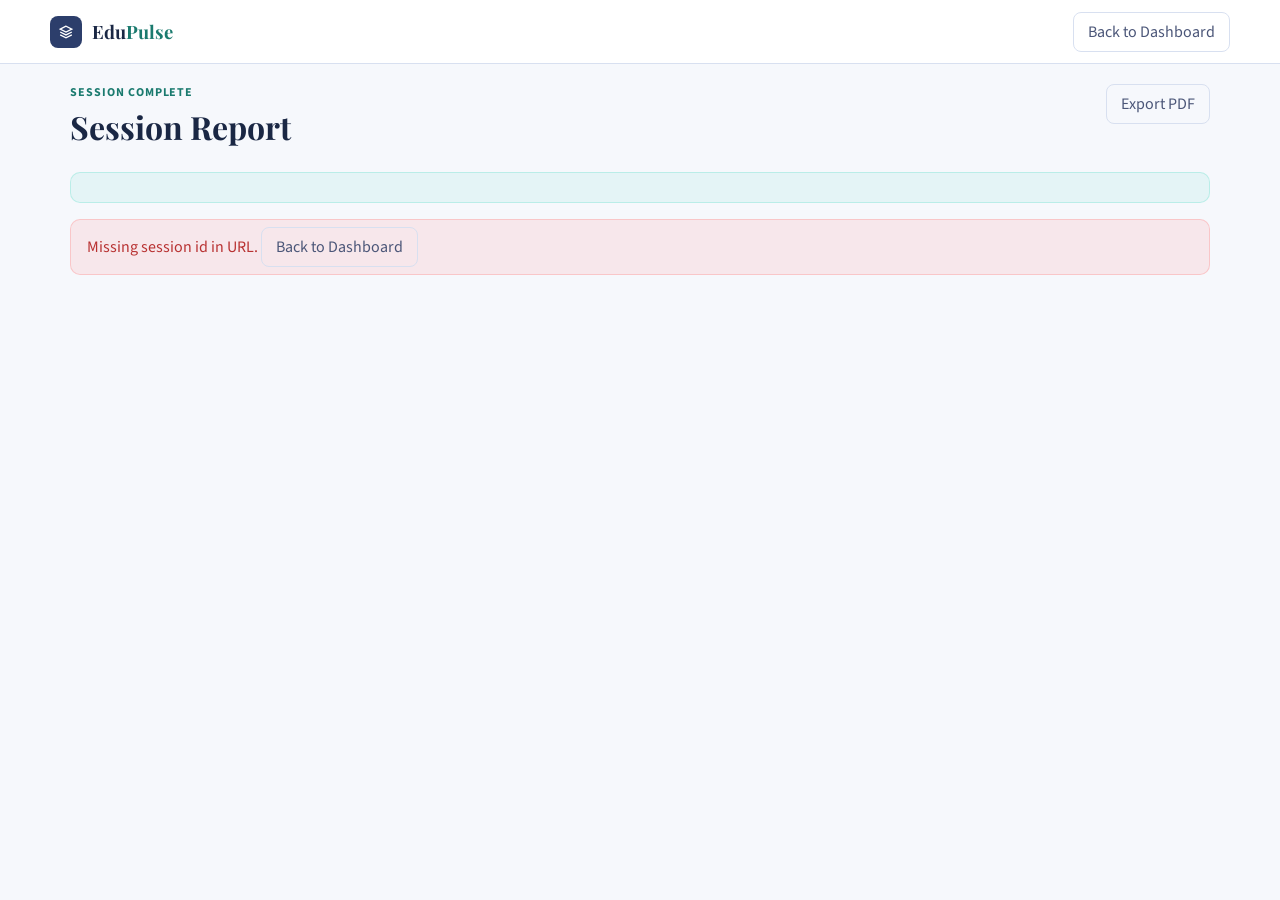
<file: frontend/report.html>
<!DOCTYPE html>
<html lang="en">
<head>
<meta charset="UTF-8">
<meta name="viewport" content="width=device-width, initial-scale=1.0">
<title>EduPulse - Session Report</title>
<link href="https://fonts.googleapis.com/css2?family=Playfair+Display:wght@700;900&family=Source+Sans+3:wght@300;400;500;600&display=swap" rel="stylesheet">
<style>
:root{
  --cream:#f6f8fc; --ivory:#ffffff; --warm:#eef2fb;
  --navy:#1a2744; --navy-mid:#2c3e6b;
  --teal:#1a7a6e; --amber:#c97010; --red:#b83232;
  --text:#1a1b2e; --text-mid:#4b5678; --text-dim:#7c86a5;
  --border:#d8e0f0; --border-lt:#e8edf7;
  --shadow:0 2px 12px rgba(26,39,68,.08); --shadow-md:0 4px 28px rgba(26,39,68,.12);
}
*{margin:0;padding:0;box-sizing:border-box}
body{font-family:'Source Sans 3',sans-serif;background:var(--cream);color:var(--text)}
.nav{position:fixed;top:0;left:0;right:0;z-index:100;background:rgba(255,255,255,.95);border-bottom:1px solid var(--border);height:64px;display:flex;align-items:center;padding:0 1.5rem}
.nav-inner{max-width:1180px;width:100%;margin:0 auto;display:flex;align-items:center;justify-content:space-between}
.nav-logo{display:flex;align-items:center;gap:10px;text-decoration:none}
.logo-mark{width:32px;height:32px;background:#2c3e6b;border-radius:8px;display:flex;align-items:center;justify-content:center}
.logo-text{font-family:'Playfair Display',serif;font-size:1.15rem;font-weight:700;color:var(--navy)}
.logo-text em{color:var(--teal);font-style:normal}
.btn{padding:8px 14px;border-radius:8px;border:1px solid var(--border);color:var(--text-mid);text-decoration:none;font-size:.85rem;background:transparent;cursor:pointer;font:inherit}
:focus-visible{outline:2px solid var(--teal);outline-offset:2px}
.page{max-width:1180px;margin:0 auto;padding:84px 1.25rem 2rem}
.header{display:flex;justify-content:space-between;gap:1rem;align-items:flex-start;flex-wrap:wrap;margin-bottom:1.25rem}
.title{font-family:'Playfair Display',serif;font-size:2rem;color:var(--navy);margin:.25rem 0}
.meta{font-size:.84rem;color:var(--text-dim);display:flex;gap:1rem;flex-wrap:wrap}
.kpi-row{display:grid;grid-template-columns:repeat(6,1fr);gap:.8rem;margin:1rem 0}
@media(max-width:900px){.kpi-row{grid-template-columns:repeat(3,1fr)}}
@media(max-width:580px){.kpi-row{grid-template-columns:repeat(2,1fr)}}
@media(max-width:480px){.kpi-row{grid-template-columns:1fr 1fr}.u-label{width:110px}.title{font-size:1.5rem}.page{padding:80px .9rem 1.5rem}}
.kpi{background:var(--ivory);border:1px solid var(--border);border-radius:12px;padding:1rem;box-shadow:var(--shadow)}
.kpi-label{font-size:.66rem;letter-spacing:.08em;text-transform:uppercase;color:var(--text-dim)}
.kpi-val{font-family:'Playfair Display',serif;font-size:1.7rem;font-weight:900;line-height:1.1;margin:.35rem 0;color:var(--text)}
.kpi-sub{font-size:.72rem;color:var(--text-dim)}
.grid{display:grid;grid-template-columns:1.6fr 1fr;gap:.9rem}
@media(max-width:920px){.grid{grid-template-columns:1fr}}
.card{background:var(--ivory);border:1px solid var(--border);border-radius:13px;box-shadow:var(--shadow)}
.card-head{padding:1rem 1rem .8rem;border-bottom:1px solid var(--border-lt);display:flex;justify-content:space-between}
.card-title{font-family:'Playfair Display',serif;font-size:1rem;color:var(--navy)}
.card-body{padding:1rem}
.fb-grid{display:grid;grid-template-columns:repeat(3,1fr);gap:.8rem;margin-bottom:.9rem}
@media(max-width:880px){.fb-grid{grid-template-columns:1fr}}
.fb{border:1px solid var(--border);border-radius:11px;padding:.9rem}
.fb-title{font-size:.82rem;font-weight:700;color:var(--text-mid)}
.fb-val{font-family:'Playfair Display',serif;font-size:1.8rem;font-weight:900;line-height:1.1}
.fb-desc{font-size:.76rem;color:var(--text-dim)}
.insight{background:rgba(67,214,191,.1);border:1px solid rgba(67,214,191,.26);border-radius:10px;padding:.9rem;font-size:.84rem;line-height:1.6}
.u-row{display:flex;align-items:center;gap:.55rem;margin:.45rem 0}
.u-label{width:160px;flex-shrink:0;font-size:.8rem;color:var(--text-mid)}
.u-track{height:20px;flex:1;background:#eff3fb;border:1px solid var(--border);border-radius:6px;overflow:hidden}
.u-fill{height:100%;display:flex;align-items:center;font-size:.72rem;font-weight:700;color:#fff;padding-left:8px}
.u-pct{width:42px;text-align:right;font-size:.78rem;color:var(--text-dim)}
.timeline-bars{display:flex;align-items:flex-end;gap:3px;height:84px;margin-top:.5rem}
.tbar{flex:1;min-height:4px;border-radius:4px 4px 0 0}
.timeline-axis{display:flex;justify-content:space-between;font-size:.62rem;color:var(--text-dim);margin-top:4px}
.topic-row{display:flex;align-items:center;gap:8px;padding:.45rem 0;border-bottom:1px solid var(--border-lt)}
.topic-row:last-child{border-bottom:none}
.topic-name{flex:1;font-size:.84rem}
.topic-track{width:110px;height:8px;background:#eff3fb;border:1px solid var(--border);border-radius:5px;overflow:hidden}
.topic-fill{height:100%;background:linear-gradient(90deg,var(--amber),var(--red))}
.topic-pct{width:40px;text-align:right;font-size:.75rem;color:var(--text-dim)}
.stu-table{width:100%;border-collapse:collapse;font-size:.84rem}
.stu-table th{font-size:.66rem;letter-spacing:.08em;text-transform:uppercase;color:var(--text-dim);text-align:left;padding:.4rem .5rem;border-bottom:1px solid var(--border)}
.stu-table td{padding:.5rem .5rem;border-bottom:1px solid var(--border-lt);vertical-align:top}
.stu-table tr:last-child td{border-bottom:none}
.no-evidence{color:var(--text-dim);font-style:italic}
.mq-row{padding:.55rem 0;border-bottom:1px solid var(--border-lt)}
.mq-row:last-child{border-bottom:none}
.mq-head{font-weight:700;font-size:.84rem}
.mq-text{font-size:.8rem;color:var(--text-mid);margin-top:2px}
.mq-action{font-size:.76rem;color:var(--amber);margin-top:2px;font-weight:600}
.error{background:rgba(255,119,119,.12);border:1px solid rgba(255,119,119,.3);border-radius:10px;padding:1rem;color:var(--red)}
.empty-state{background:var(--ivory);border:1px solid var(--border);border-radius:13px;padding:2.5rem 1.5rem;text-align:center;box-shadow:var(--shadow);grid-column:1/-1}.empty-state h2{font-family:'Playfair Display',serif;color:var(--navy);font-size:1.25rem;margin:.7rem 0 .4rem}.empty-state p{color:var(--text-mid);font-size:.85rem;line-height:1.6;max-width:480px;margin:0 auto 1rem}.spinner{display:inline-flex;width:14px;height:14px;border:2px solid currentColor;border-right-color:transparent;border-radius:50%;animation:spin .7s linear infinite;vertical-align:-2px}@keyframes spin{to{transform:rotate(360deg)}}
</style>
</head>
<body>
<nav class="nav">
  <div class="nav-inner">
    <a href="index.html" class="nav-logo">
      <div class="logo-mark"><svg width="14" height="14" viewBox="0 0 24 24" fill="none" stroke="#fff" stroke-width="2.2"><path d="M12 2L2 7l10 5 10-5-10-5z"/><path d="M2 17l10 5 10-5"/><path d="M2 12l10 5 10-5"/></svg></div>
      <span class="logo-text">Edu<em>Pulse</em></span>
    </a>
    <a class="btn" href="teacher.html">Back to Dashboard</a>
  </div>
</nav>
<main class="page" aria-busy="true">
  <div class="header">
    <div>
      <div style="font-size:.75rem;color:var(--teal);letter-spacing:.08em;text-transform:uppercase;font-weight:700">Session Complete</div>
      <h1 class="title">Session Report</h1>
      <div class="meta" id="meta"></div>
    </div>
    <button type="button" class="btn" onclick="window.print()">Export PDF</button>
  </div>

  <div class="kpi-row">
    <div class="kpi"><div class="kpi-label">Students</div><div class="kpi-val" id="kpiStudents">0</div><div class="kpi-sub">joined session</div></div>
    <div class="kpi"><div class="kpi-label">Quiz Accuracy</div><div class="kpi-val" id="kpiQuiz">—</div><div class="kpi-sub" id="kpiQuizSub">no quiz submitted</div></div>
    <div class="kpi"><div class="kpi-label">AI Hints</div><div class="kpi-val" id="kpiHints">0</div><div class="kpi-sub">total delivered</div></div>
    <div class="kpi"><div class="kpi-label">Help Requests</div><div class="kpi-val" id="kpiHelp">0</div><div class="kpi-sub">students asked explicitly</div></div>
    <div class="kpi"><div class="kpi-label">Teacher Nudges</div><div class="kpi-val" id="kpiNudges">0</div><div class="kpi-sub">teacher interventions</div></div>
    <div class="kpi"><div class="kpi-label">Need Follow-up</div><div class="kpi-val" id="kpiCritical">0</div><div class="kpi-sub" id="kpiCriticalSub">quiz below 50%, asked for help, or not green at session end</div></div>
  </div>

  <div class="card" id="followUpCard" style="margin-bottom:.9rem;display:none">
    <div class="card-head"><div class="card-title">Need follow-up</div><div style="font-size:.72rem;color:var(--text-dim)" id="followUpDef"></div></div>
    <div class="card-body" id="followUpBody" style="font-size:.85rem;line-height:1.7"></div>
  </div>

  <div class="fb-grid">
    <div class="fb"><div class="fb-val" style="color:var(--teal)" id="fbSubmitted">0</div><div class="fb-title">Quiz submitted</div><div class="fb-desc">students with correctness evidence.</div></div>
    <div class="fb"><div class="fb-val" style="color:var(--amber)" id="fbNoEvidence">0</div><div class="fb-title">No evidence yet</div><div class="fb-desc">no quiz submission recorded.</div></div>
    <div class="fb"><div class="fb-val" style="color:var(--navy)" id="fbStepsDone">0</div><div class="fb-title">Finished all steps</div><div class="fb-desc" id="fbStepsDesc">task steps marked done.</div></div>
  </div>

  <div class="insight" id="insightBox"><span class="spinner"></span> Loading report…</div>

  <div class="grid" style="margin-top:.9rem">
    <div class="card">
      <div class="card-head"><div class="card-title">Students</div><div style="font-size:.72rem;color:var(--text-dim)">quiz correctness is the evidence; hints and help are support context</div></div>
      <div class="card-body">
        <div id="studentsBody"></div>
        <div style="margin-top:.8rem;font-size:.74rem;color:var(--text-dim)">Help requests over time (4-minute windows)</div>
        <div id="timelineBars" class="timeline-bars"></div>
        <div id="timelineAxis" class="timeline-axis"></div>
      </div>
    </div>
    <div class="card">
      <div class="card-head"><div class="card-title">Most-missed Questions</div><div style="font-size:.72rem;color:var(--text-dim)">from quiz answers</div></div>
      <div class="card-body" id="missedBody"></div>
    </div>
  </div>

  <div id="errorBox" role="alert" class="error" style="display:none;margin-top:1rem"></div>
</main>
<script>
const API = '';

function byId(id){ return document.getElementById(id); }

function setMeta(report){
  const parts = [];
  const dt = new Date((report.ended_at || Date.now()/1000) * 1000);
  parts.push(`Date: ${dt.toLocaleDateString()}`);
  parts.push(`Duration: ${report.duration_minutes || 0} min`);
  parts.push(`Session: ${report.session_id || '-'}`);
  if (report.task_level) parts.push(`Level: ${report.task_level}`);
  byId('meta').innerHTML = parts.map(p => `<span>${p}</span>`).join('');
}

function setKpis(report){
  const a = report.analytics || {};
  byId('kpiStudents').textContent = a.total_students ?? 0;
  const acc = (a.quiz_avg_correct_pct === null || a.quiz_avg_correct_pct === undefined) ? null : Math.round(a.quiz_avg_correct_pct);
  byId('kpiQuiz').textContent = acc === null ? 'No evidence yet' : `${acc}%`;
  if (acc === null) byId('kpiQuiz').style.fontSize = '1rem';
  byId('kpiQuizSub').textContent = acc === null
    ? 'no quiz submitted'
    : `${a.quiz_submitted_count ?? 0}/${a.total_students ?? 0} submitted`;
  byId('kpiHints').textContent = a.total_hints ?? 0;
  byId('kpiHelp').textContent = a.help_request_count ?? 0;
  byId('kpiNudges').textContent = a.teacher_intervention_count ?? 0;
  const followUp = report.follow_up || { count: 0, students: [], definition: '' };
  byId('kpiCritical').textContent = followUp.count ?? 0;
  if (followUp.definition) byId('kpiCriticalSub').textContent = followUp.definition;
  const card = byId('followUpCard');
  const rows = Array.isArray(followUp.students) ? followUp.students : [];
  byId('followUpDef').textContent = followUp.definition || '';
  byId('followUpBody').innerHTML = rows.length
    ? rows.map((r) => `<div><strong>${esc(r.name)}</strong> — ${esc((r.reasons || []).join('; '))}</div>`).join('')
    : '<div style="color:var(--text-dim)">Nobody needs follow-up by this definition.</div>';
  card.style.display = '';
}

function esc(s){ const d = document.createElement('div'); d.textContent = s == null ? '' : String(s); return d.innerHTML; }

function setFeedbackCards(report){
  const students = Array.isArray(report.students) ? report.students : [];
  const submitted = students.filter(s => s.quiz && s.quiz.score !== null && s.quiz.score !== undefined).length;
  const nSteps = Array.isArray(report.task_steps) ? report.task_steps.length : 0;
  const allSteps = nSteps ? students.filter(s => Number(s.steps_done || 0) >= nSteps).length : 0;
  byId('fbSubmitted').textContent = submitted;
  byId('fbNoEvidence').textContent = students.length - submitted;
  byId('fbStepsDone').textContent = nSteps ? allSteps : '—';
  byId('fbStepsDesc').textContent = nSteps ? `all ${nSteps} task steps marked done.` : 'this task had no steps.';
}

function setStudentsTable(report){
  const students = Array.isArray(report.students) ? report.students : [];
  const body = byId('studentsBody');
  if (!students.length) { body.textContent = 'No students joined this session.'; return; }
  const rows = students.map(s => {
    const q = s.quiz;
    const quizCell = (q && q.score !== null && q.score !== undefined)
      ? `<strong>${Math.round(q.score)}%</strong> <span style="color:var(--text-dim)">(${q.correct}/${q.total})</span>`
      : '<span class="no-evidence">No evidence yet</span>';
    const steps = s.steps_total ? `${s.steps_done} / ${s.steps_total}` : '—';
    return `<tr>
      <td>${esc(s.name)}</td>
      <td>${quizCell}</td>
      <td>${steps}</td>
      <td>${s.help_requests || 0}</td>
      <td>${s.hints || 0}</td>
      <td>${esc(s.status || '-')}</td>
    </tr>`;
  }).join('');
  body.innerHTML = `<table class="stu-table"><thead><tr><th>Student</th><th>Quiz</th><th>Steps done</th><th>Asked for help</th><th>Hints</th><th>Status</th></tr></thead><tbody>${rows}</tbody></table>`;
}

function setInsight(report){
  const ins = (report.analytics && Array.isArray(report.analytics.insights)) ? report.analytics.insights : [];
  const text = report.summary || (ins.length ? ins[0] : 'No summary available.');
  byId('insightBox').style.whiteSpace = 'pre-line';
  byId('insightBox').textContent = text;
}

function setTimeline(report){
  const labels = (report.timeline && report.timeline.labels) || [];
  const data = (report.timeline && report.timeline.data) || [];
  const barsEl = byId('timelineBars');
  const axisEl = byId('timelineAxis');
  barsEl.innerHTML = '';
  axisEl.innerHTML = '';
  const maxV = Math.max(1, ...data);
  if (!data.length || data.every(v => Number(v) === 0)) { barsEl.textContent = 'No help requests.'; axisEl.textContent = ''; return; }
  barsEl.setAttribute('role','img'); barsEl.setAttribute('aria-label','Help requests over time');
  data.forEach((v, i) => {
    const pct = Math.max(4, Math.round((v / maxV) * 100));
    const col = v <= 1 ? 'var(--teal)' : (v <= 4 ? 'var(--amber)' : 'var(--red)');
    const d = document.createElement('div');
    d.className = 'tbar';
    d.title = `${v} help request(s) at ${labels[i] || 0}m`; d.setAttribute('aria-label', d.title);
    d.style.height = `${pct}%`;
    d.style.background = col;
    barsEl.appendChild(d);
  });
  labels.forEach((l) => {
    const s = document.createElement('span');
    s.textContent = `${l}m`;
    axisEl.appendChild(s);
  });
}

function setMissedQuestions(report){
  const missed = Array.isArray(report.missed_questions) ? report.missed_questions : [];
  const body = byId('missedBody');
  body.innerHTML = '';
  if (!missed.length) {
    const anyQuiz = Array.isArray(report.quiz_results) && report.quiz_results.length > 0;
    body.textContent = anyQuiz ? 'Every submitted answer was correct.' : 'No quiz submitted — no evidence yet.';
    return;
  }
  missed.forEach((m) => {
    const row = document.createElement('div');
    row.className = 'mq-row';
    row.innerHTML = `
      <div class="mq-head">Q${m.index} missed by ${m.missed} of ${m.submitted}</div>
      <div class="mq-text">${esc(m.question)}</div>
      <div class="mq-action">Re-teach this before moving on.</div>
    `;
    body.appendChild(row);
  });
}

function hideReportSections() {
  document.querySelector('.kpi-row').style.display = 'none';
  document.querySelector('.fb-grid').style.display = 'none';
  document.querySelector('.grid').style.display = 'none';
}

function showEmptyState(report) {
  const a = report.analytics || {};
  const noActivity = Number(a.total_students || 0) === 0
    && Number(a.total_hints || 0) === 0;
  if (!noActivity) return;
  document.querySelector('.fb-grid').innerHTML = '<div class="empty-state"><svg width="44" height="44" viewBox="0 0 24 24" fill="none" stroke="var(--teal)" stroke-width="1.5"><path d="M17 21v-2a4 4 0 0 0-4-4H5a4 4 0 0 0-4 4v2"/><circle cx="9" cy="7" r="4"/><path d="M23 21v-2a4 4 0 0 0-3-3.87"/><path d="M16 3.13a4 4 0 0 1 0 7.75"/></svg><h2>No activity was recorded in this session</h2><p>No students joined or no work was submitted, so there is nothing to analyse. Start a new session from the dashboard.</p><a class="btn" href="teacher.html">Back to Dashboard</a></div>';
  document.querySelector('.grid').innerHTML = '';
  document.querySelector('.kpi-row').style.display = 'none';
  byId('insightBox').style.display = 'none';
}

async function init(){
  const params = new URLSearchParams(window.location.search);
  const sid = (params.get('session') || '').trim();
  if (!sid) {
    byId('errorBox').style.display = 'block';
    byId('errorBox').textContent = 'Missing session id in URL. ';
    const a = document.createElement('a');
    a.href = 'teacher.html';
    a.className = 'btn';
    a.textContent = 'Back to Dashboard';
    byId('errorBox').appendChild(a);
    hideReportSections();
    byId('insightBox').textContent = '';
    document.querySelector('.page').setAttribute('aria-busy', 'false');
    return;
  }
  try {
    const teacherToken = sessionStorage.getItem('edupulse_teacher_token') || '';
    const res = await fetch(`${API}/api/sessions/${encodeURIComponent(sid)}/report`, {
      headers: { 'Authorization': 'Bearer ' + teacherToken },
    });
    const report = await res.json();
    if (!res.ok) throw new Error(report.detail || 'Could not load report');
    setMeta(report);
    setKpis(report);
    setFeedbackCards(report);
    setInsight(report);
    setStudentsTable(report);
    setTimeline(report);
    setMissedQuestions(report);
    showEmptyState(report);
    document.querySelector('.page').setAttribute('aria-busy','false');
  } catch (e) {
    byId('errorBox').style.display = 'block';
    byId('errorBox').textContent = e.message || String(e) + ' ';
    const a = document.createElement('a');
    a.href = 'teacher.html';
    a.className = 'btn';
    a.textContent = 'Back to Dashboard';
    byId('errorBox').appendChild(a);
    hideReportSections();
    document.querySelector('.page').setAttribute('aria-busy', 'false');
  }
}

init();
</script>
</body>
</html>
</file>
